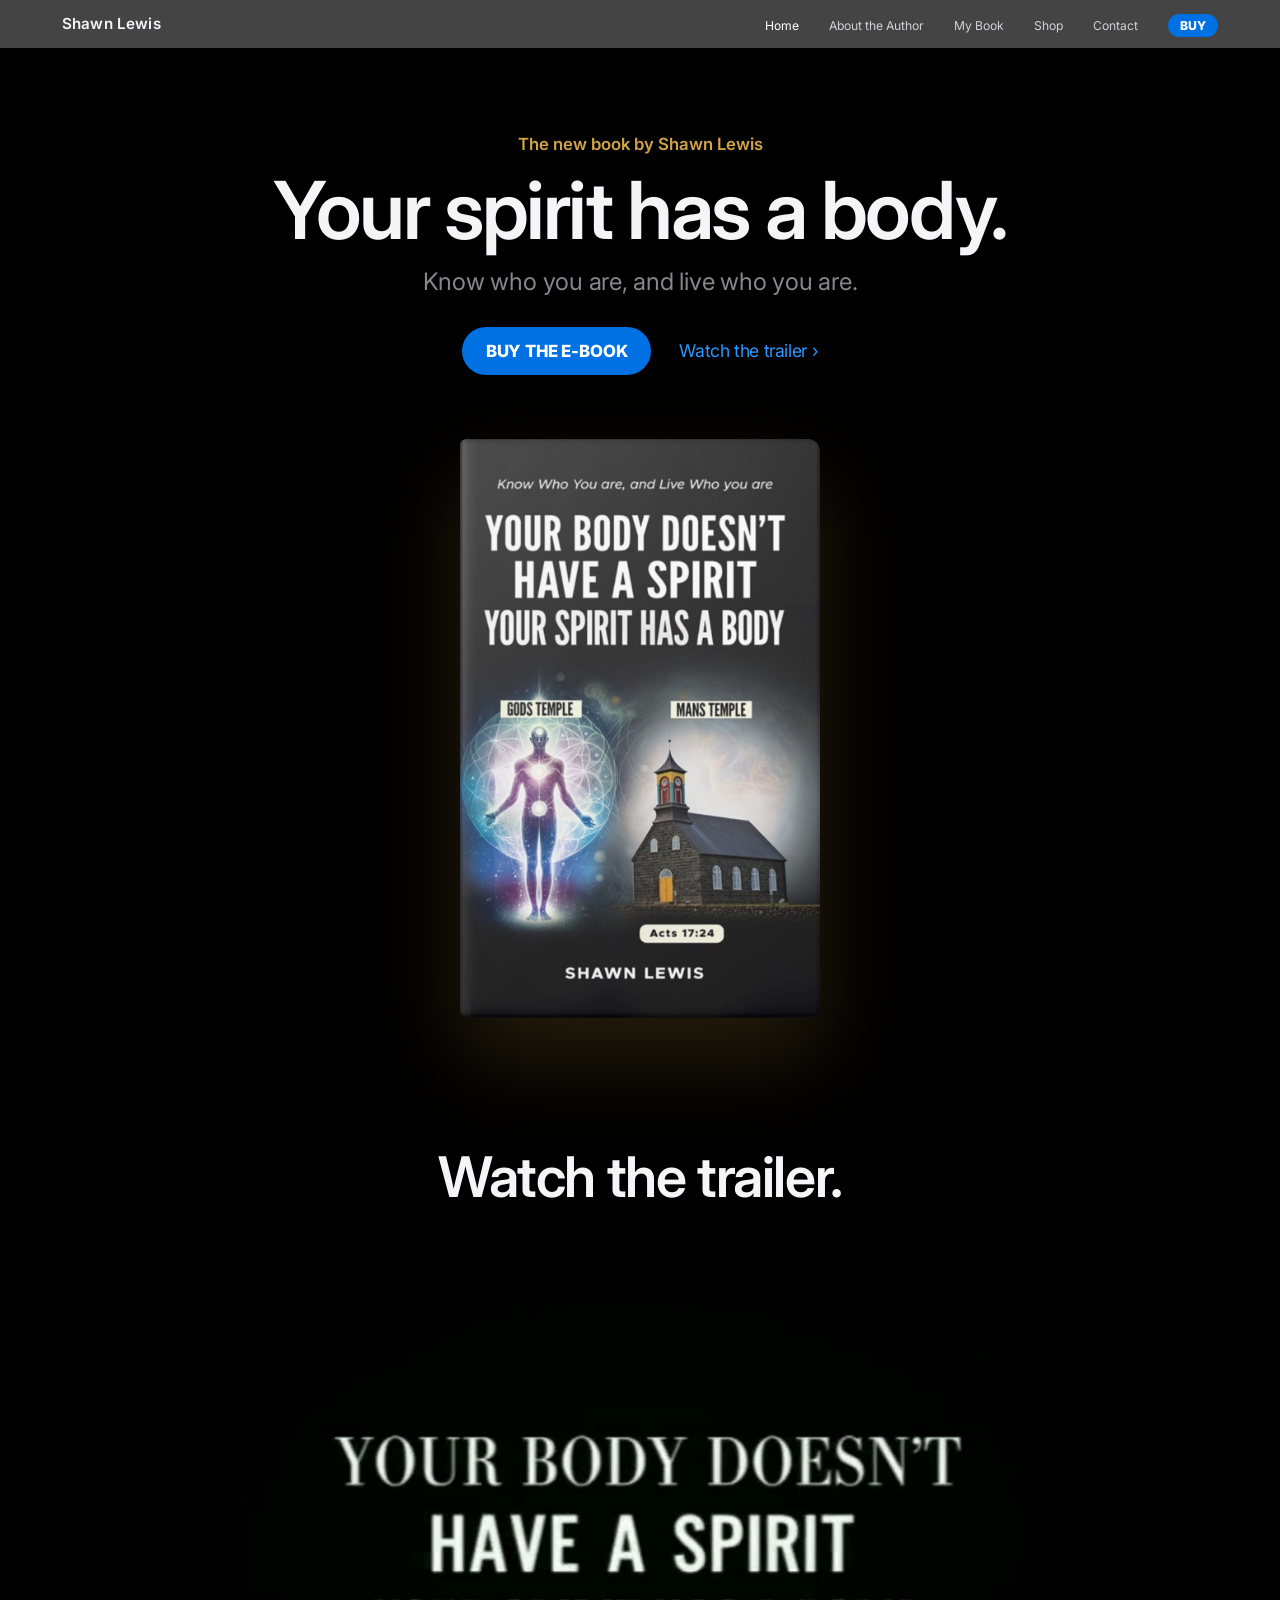
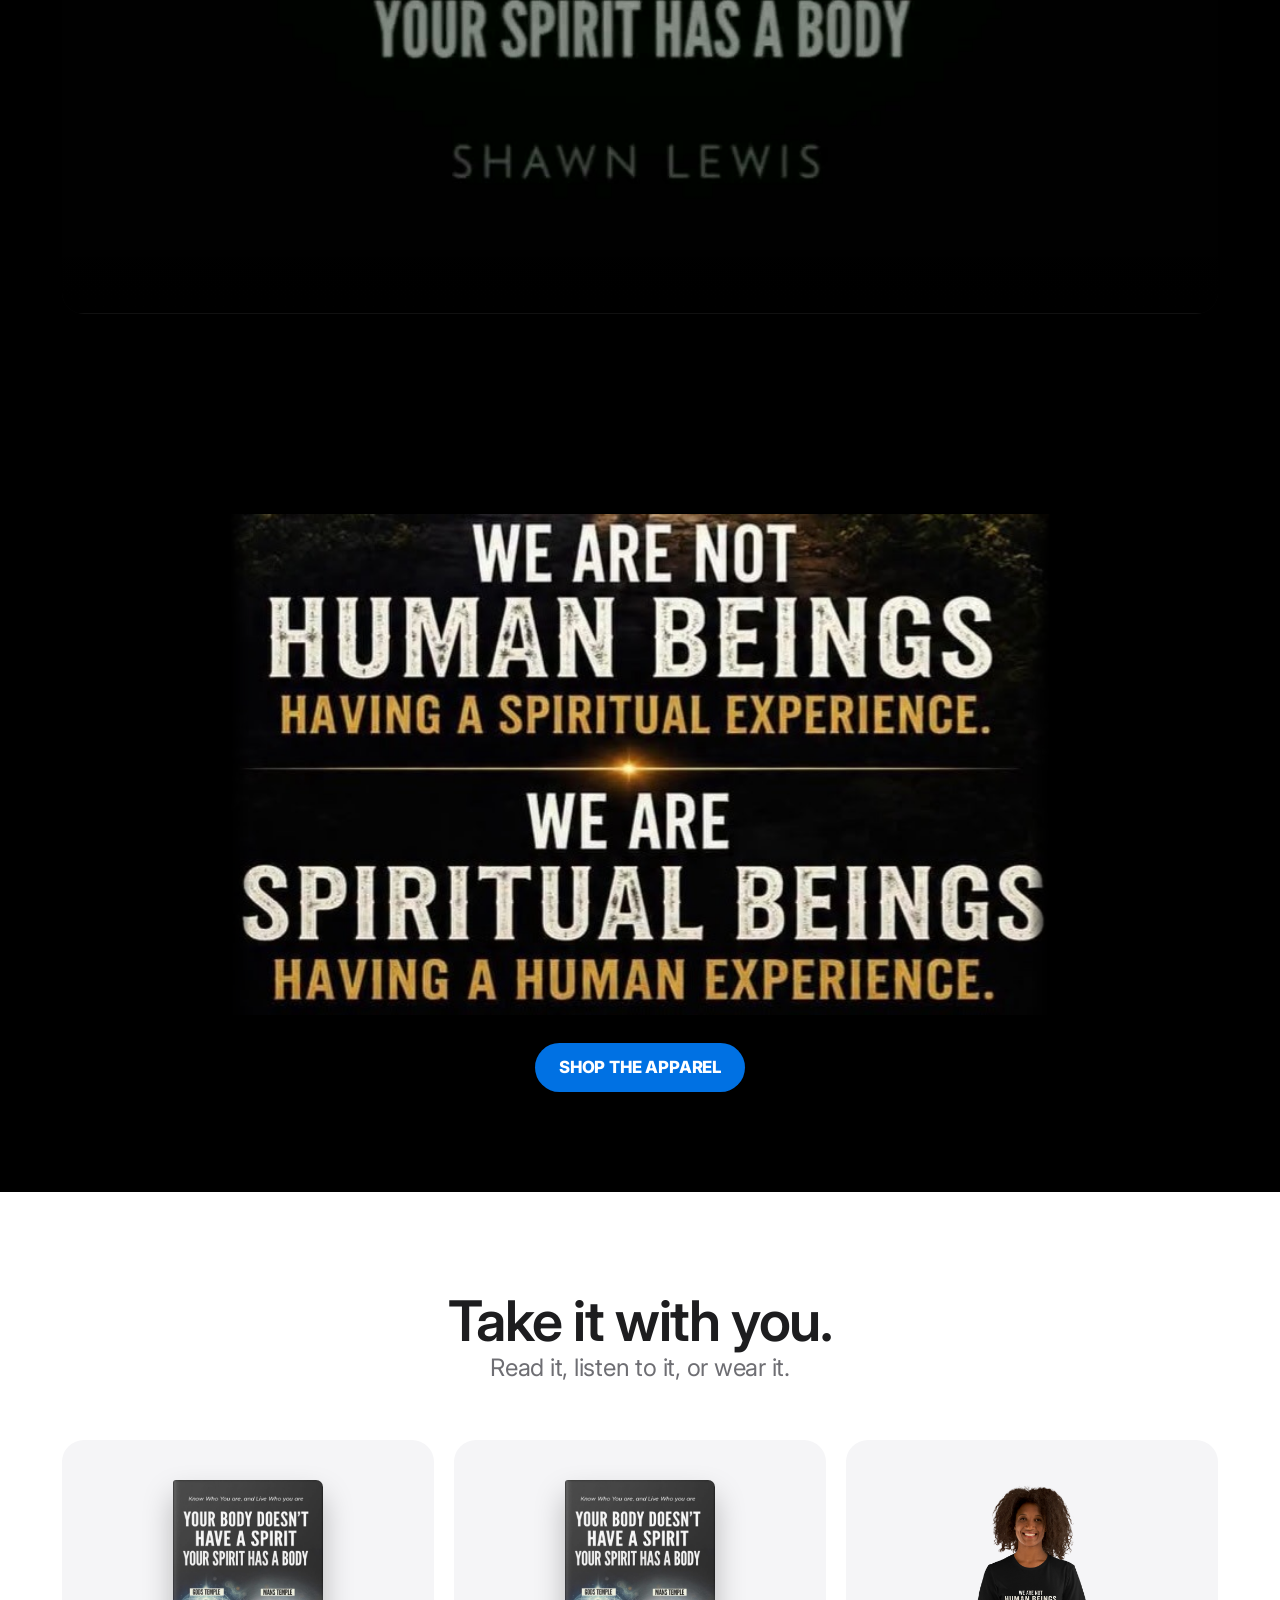
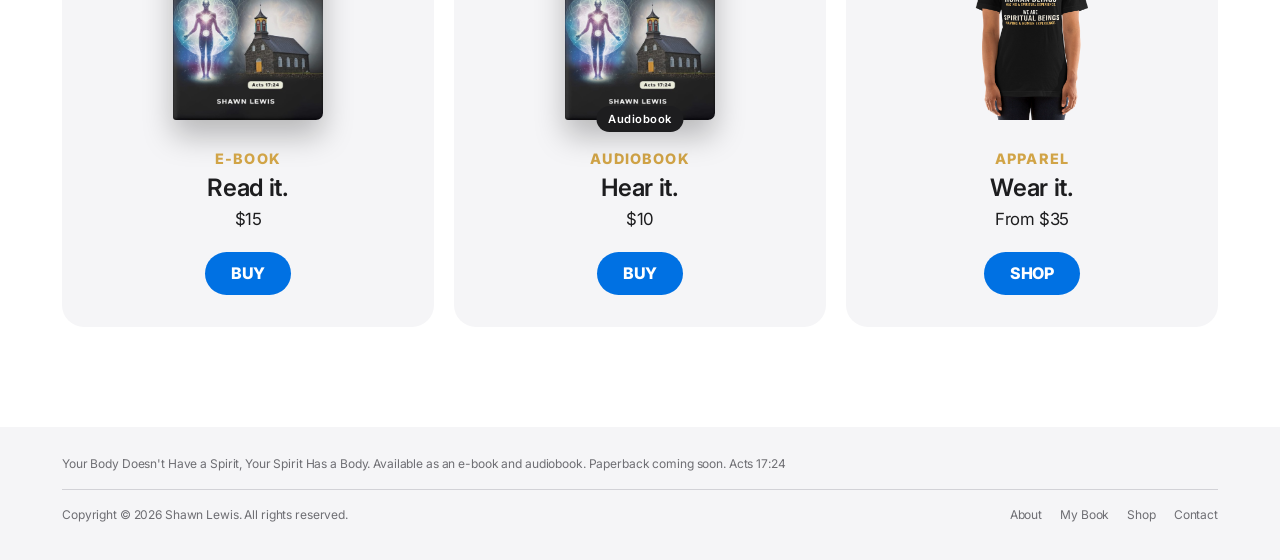
<file: index.html>
<!DOCTYPE html>
<html lang="en">
<head>
  <meta charset="UTF-8">
  <meta name="viewport" content="width=device-width, initial-scale=1.0">
  <title>Shawn Lewis | Your Spirit Has a Body</title>
  <meta name="description" content="Your Body Doesn't Have a Spirit, Your Spirit Has a Body. A book by Shawn Lewis.">
  <link rel="preconnect" href="https://fonts.googleapis.com">
  <link rel="preconnect" href="https://fonts.gstatic.com" crossorigin>
  <link href="https://fonts.googleapis.com/css2?family=Inter:wght@400;500;600;700;800&display=swap" rel="stylesheet">
  <link rel="stylesheet" href="css/style.css?v=202611041430">
  <link rel="icon" href="favicon.ico?v=1" sizes="any">
  <link rel="icon" type="image/png" sizes="32x32" href="images/favicon-32.png?v=1">
  <link rel="apple-touch-icon" href="images/apple-touch-icon.png?v=1">
</head>
<body>
  <header class="site-header">
    <nav class="container nav">
      <a href="index.html" class="brand">Shawn Lewis</a>
      <button class="nav-toggle" aria-label="Menu" aria-expanded="false">&#9776;</button>
      <ul class="nav-links">
        <li><a href="index.html" class="active">Home</a></li>
        <li><a href="about.html">About the Author</a></li>
        <li><a href="book.html">My Book</a></li>
        <li><a href="shop.html">Shop</a></li>
        <li><a href="contact.html">Contact</a></li>
        <li><a href="shop.html" class="nav-buy">BUY</a></li>
      </ul>
    </nav>
  </header>

  <main>
    <section class="hero dark center">
      <div class="container">
        <p class="eyebrow">The new book by Shawn Lewis</p>
        <h1 class="headline">Your spirit has a body.</h1>
        <p class="lede">Know who you are, and live who you are.</p>
        <div class="cta-row">
          <a href="https://shawnlewisbooks.gumroad.com/l/ebook" class="btn">BUY THE E-BOOK</a>
          <a href="#trailer" class="more">Watch the trailer</a>
        </div>
        <img class="hero-cover" src="images/cover.jpg" alt="Your Body Doesn't Have a Spirit, Your Spirit Has a Body by Shawn Lewis">
      </div>
    </section>

    <section class="band dark center" id="trailer">
      <div class="container wide">
        <h2 class="section-title">Watch the trailer.</h2>
        <div class="video-wrap">
          <video controls playsinline preload="metadata" poster="images/trailer-poster.jpg?v=202610291735">
            <source src="videos/trailer.mp4?v=202611131905" type="video/mp4">
          </video>
        </div>
      </div>
    </section>

    <section class="band dark statement center">
      <div class="container">
        <img class="statement-art" src="images/apparel-design.jpg" alt="We are not human beings having a spiritual experience. We are spiritual beings having a human experience.">
        <div class="cta-row"><a href="shop.html#apparel" class="btn">SHOP THE APPAREL</a></div>
      </div>
    </section>

    <section class="band center">
      <div class="container wide">
        <h2 class="section-title">Take it with you.</h2>
        <p class="lede">Read it, listen to it, or wear it.</p>
        <div class="tiles">
          <div class="tile">
            <div class="media"><img class="book" src="images/cover.jpg" alt="Your Body Doesn't Have a Spirit, Your Spirit Has a Body by Shawn Lewis"></div>
            <p class="kicker">E-Book</p>
            <h3>Read it.</h3>
            <p class="price">$15</p>
            <div class="actions"><a href="https://shawnlewisbooks.gumroad.com/l/ebook" class="btn small">BUY</a></div>
          </div>
          <div class="tile">
            <div class="media"><div class="audio"><img src="images/cover.jpg" alt="Audiobook"><span>Audiobook</span></div></div>
            <p class="kicker">Audiobook</p>
            <h3>Hear it.</h3>
            <p class="price">$10</p>
            <div class="actions"><a href="https://shawnlewisbooks.gumroad.com/l/audiobook" class="btn small">BUY</a></div>
          </div>
          <div class="tile">
            <div class="media"><img class="model-img" src="images/tee-model-front.png?v=202611041400" alt="Model wearing the black T-shirt with the print: We are not human beings having a spiritual experience. We are spiritual beings having a human experience."></div>
            <p class="kicker">Apparel</p>
            <h3>Wear it.</h3>
            <p class="price">From $35</p>
            <div class="actions"><a href="shop.html#apparel" class="btn small">SHOP</a></div>
          </div>
        </div>
      </div>
    </section>
  </main>

  <footer class="site-footer">
    <div class="container">
      <p class="footer-top">Your Body Doesn't Have a Spirit, Your Spirit Has a Body. Available as an e-book and audiobook. Paperback coming soon. Acts 17:24</p>
      <div class="footer-bottom">
        <p>Copyright &copy; <span id="year"></span> Shawn Lewis. All rights reserved.</p>
        <nav>
          <a href="about.html">About</a><a href="book.html">My Book</a><a href="shop.html">Shop</a><a href="contact.html">Contact</a>
        </nav>
      </div>
    </div>
  </footer>
  <script src="js/main.js?v=202611051030"></script>
  <script src="https://gumroad.com/js/gumroad.js"></script>
</body>
</html>
</file>
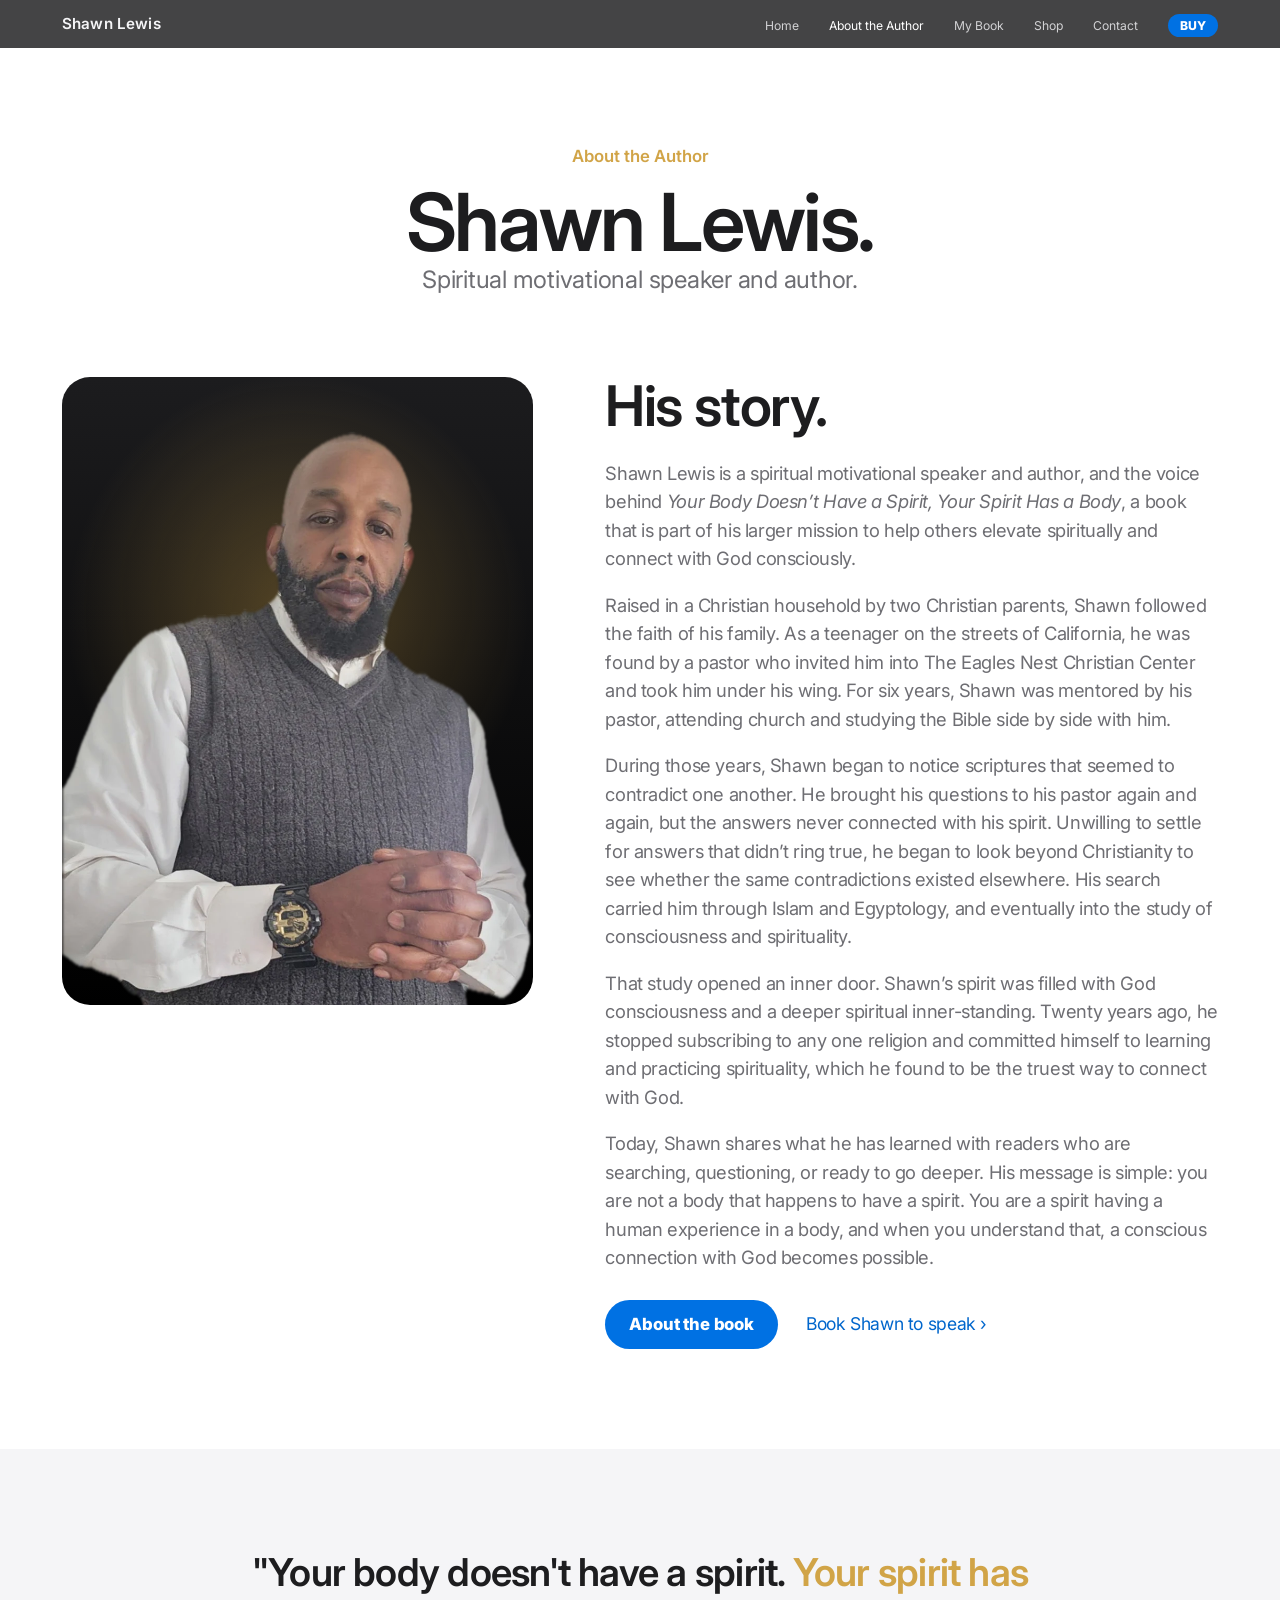
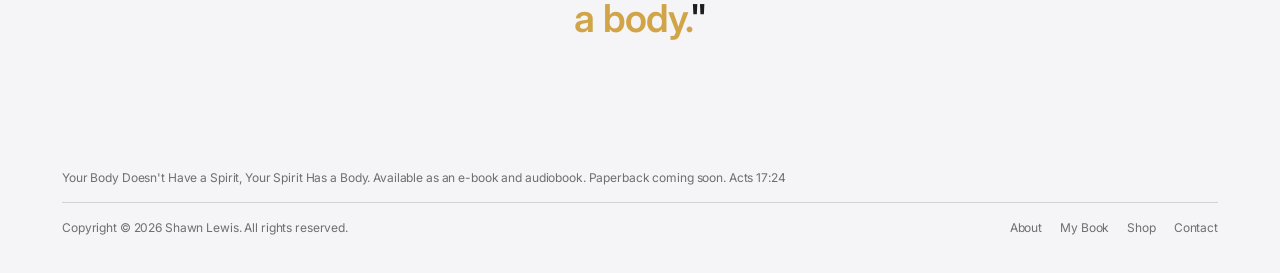
<file: about.html>
<!DOCTYPE html>
<html lang="en">
<head>
  <meta charset="UTF-8">
  <meta name="viewport" content="width=device-width, initial-scale=1.0">
  <title>About Shawn Lewis</title>
  <meta name="description" content="Your Body Doesn't Have a Spirit, Your Spirit Has a Body. A book by Shawn Lewis.">
  <link rel="preconnect" href="https://fonts.googleapis.com">
  <link rel="preconnect" href="https://fonts.gstatic.com" crossorigin>
  <link href="https://fonts.googleapis.com/css2?family=Inter:wght@400;500;600;700;800&display=swap" rel="stylesheet">
  <link rel="stylesheet" href="css/style.css?v=202611041430">
  <link rel="icon" href="favicon.ico?v=1" sizes="any">
  <link rel="icon" type="image/png" sizes="32x32" href="images/favicon-32.png?v=1">
  <link rel="apple-touch-icon" href="images/apple-touch-icon.png?v=1">
</head>
<body>
  <header class="site-header">
    <nav class="container nav">
      <a href="index.html" class="brand">Shawn Lewis</a>
      <button class="nav-toggle" aria-label="Menu" aria-expanded="false">&#9776;</button>
      <ul class="nav-links">
        <li><a href="index.html">Home</a></li>
        <li><a href="about.html" class="active">About the Author</a></li>
        <li><a href="book.html">My Book</a></li>
        <li><a href="shop.html">Shop</a></li>
        <li><a href="contact.html">Contact</a></li>
        <li><a href="shop.html" class="nav-buy">BUY</a></li>
      </ul>
    </nav>
  </header>

  <main>
    <section class="page-head center">
      <div class="container">
        <p class="eyebrow">About the Author</p>
        <h1 class="headline">Shawn Lewis.</h1>
        <p class="lede">Spiritual motivational speaker and author.</p>
      </div>
    </section>
    <section class="band" style="padding-top:40px">
      <div class="container wide feature about">
        <div class="portrait-stage">
          <picture>
            <source srcset="images/author.webp" type="image/webp">
            <img src="images/author.png" alt="Shawn Lewis">
          </picture>
        </div>
        <div class="prose">
          <h2 class="section-title">His story.</h2>
          <p>Shawn Lewis is a spiritual motivational speaker and author, and the voice behind <em>Your Body Doesn&rsquo;t Have a Spirit, Your Spirit Has a Body</em>, a book that is part of his larger mission to help others elevate spiritually and connect with God consciously.</p>
          <p>Raised in a Christian household by two Christian parents, Shawn followed the faith of his family. As a teenager on the streets of California, he was found by a pastor who invited him into The Eagles Nest Christian Center and took him under his wing. For six years, Shawn was mentored by his pastor, attending church and studying the Bible side by side with him.</p>
          <p>During those years, Shawn began to notice scriptures that seemed to contradict one another. He brought his questions to his pastor again and again, but the answers never connected with his spirit. Unwilling to settle for answers that didn&rsquo;t ring true, he began to look beyond Christianity to see whether the same contradictions existed elsewhere. His search carried him through Islam and Egyptology, and eventually into the study of consciousness and spirituality.</p>
          <p>That study opened an inner door. Shawn&rsquo;s spirit was filled with God consciousness and a deeper spiritual inner-standing. Twenty years ago, he stopped subscribing to any one religion and committed himself to learning and practicing spirituality, which he found to be the truest way to connect with God.</p>
          <p>Today, Shawn shares what he has learned with readers who are searching, questioning, or ready to go deeper. His message is simple: you are not a body that happens to have a spirit. You are a spirit having a human experience in a body, and when you understand that, a conscious connection with God becomes possible.</p>
          <div class="cta-row"><a href="book.html" class="btn">About the book</a><a href="contact.html" class="more">Book Shawn to speak</a></div>
        </div>
      </div>
    </section>
    <section class="band light center">
      <div class="container">
        <p class="pull">"Your body doesn't have a spirit. <span>Your spirit has a body.</span>"</p>
      </div>
    </section>
  </main>

  <footer class="site-footer">
    <div class="container">
      <p class="footer-top">Your Body Doesn't Have a Spirit, Your Spirit Has a Body. Available as an e-book and audiobook. Paperback coming soon. Acts 17:24</p>
      <div class="footer-bottom">
        <p>Copyright &copy; <span id="year"></span> Shawn Lewis. All rights reserved.</p>
        <nav>
          <a href="about.html">About</a><a href="book.html">My Book</a><a href="shop.html">Shop</a><a href="contact.html">Contact</a>
        </nav>
      </div>
    </div>
  </footer>
  <script src="js/main.js?v=202611051030"></script>
</body>
</html>
</file>
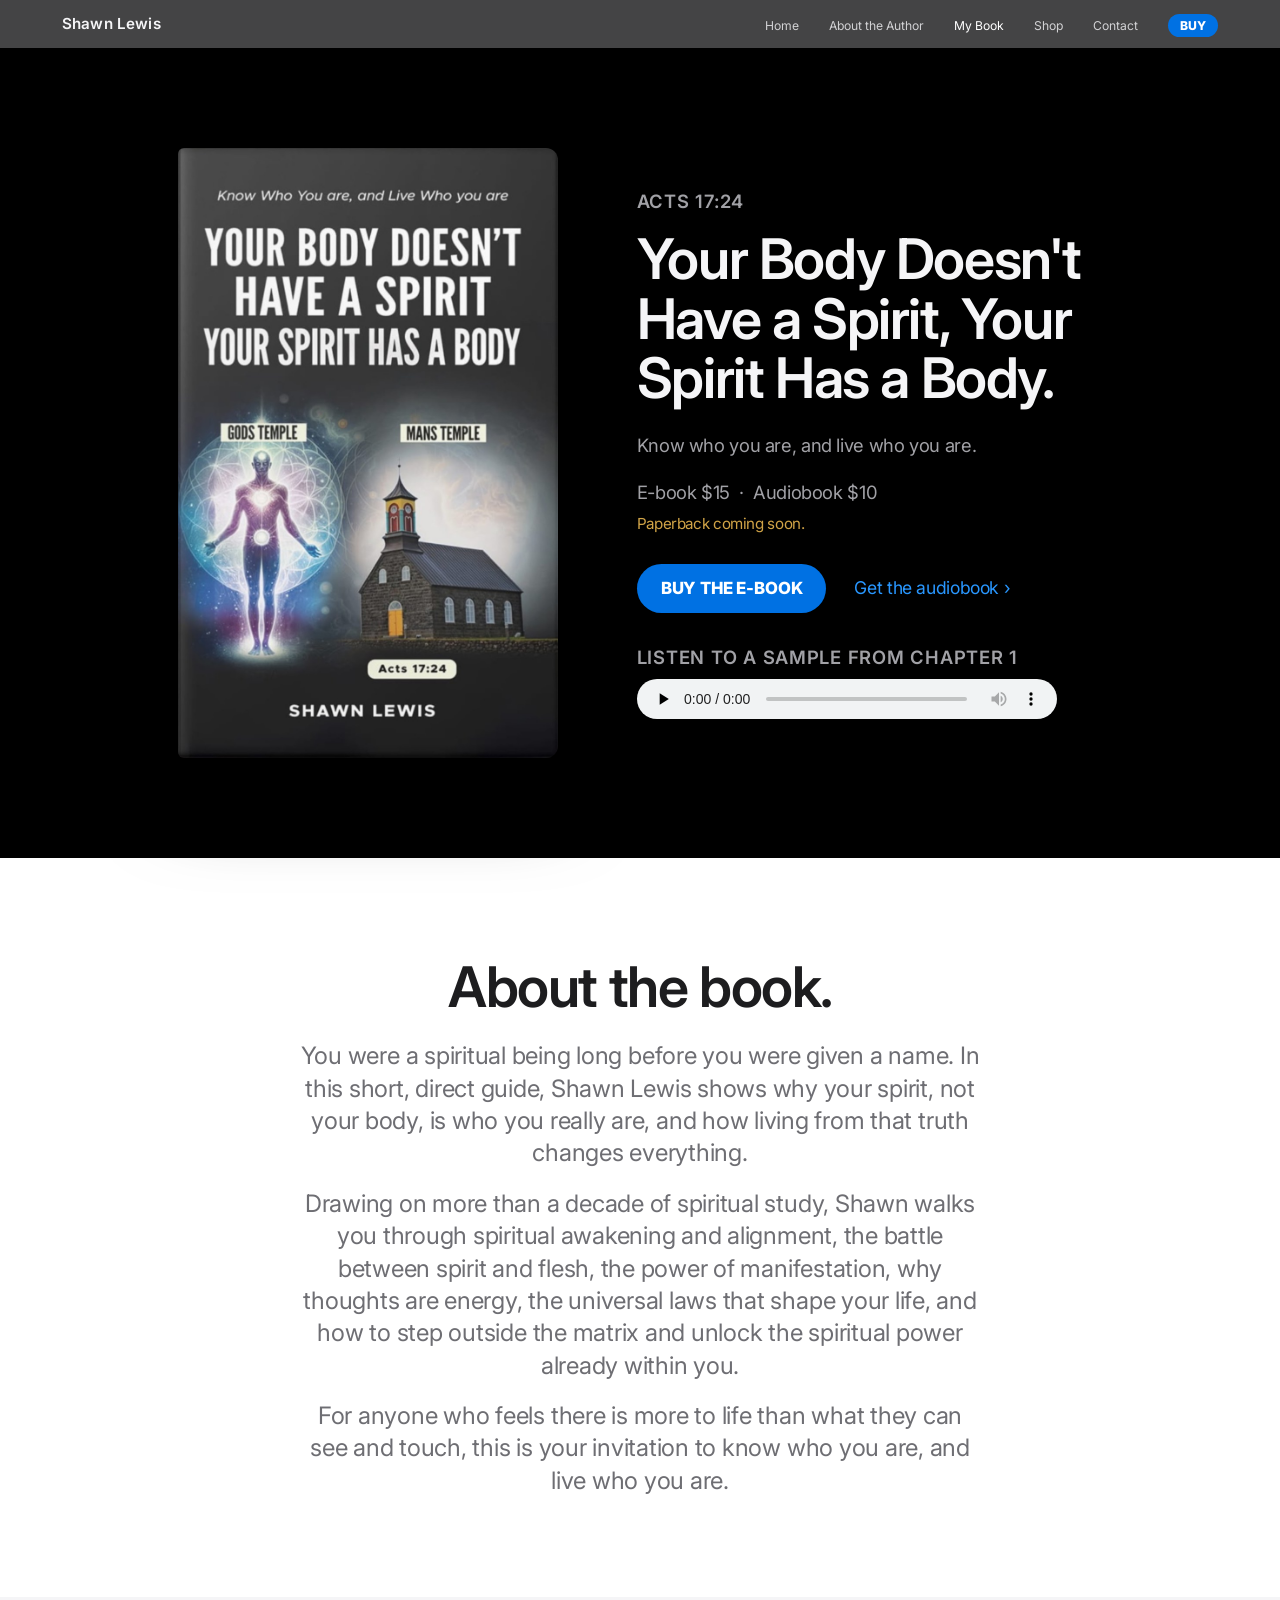
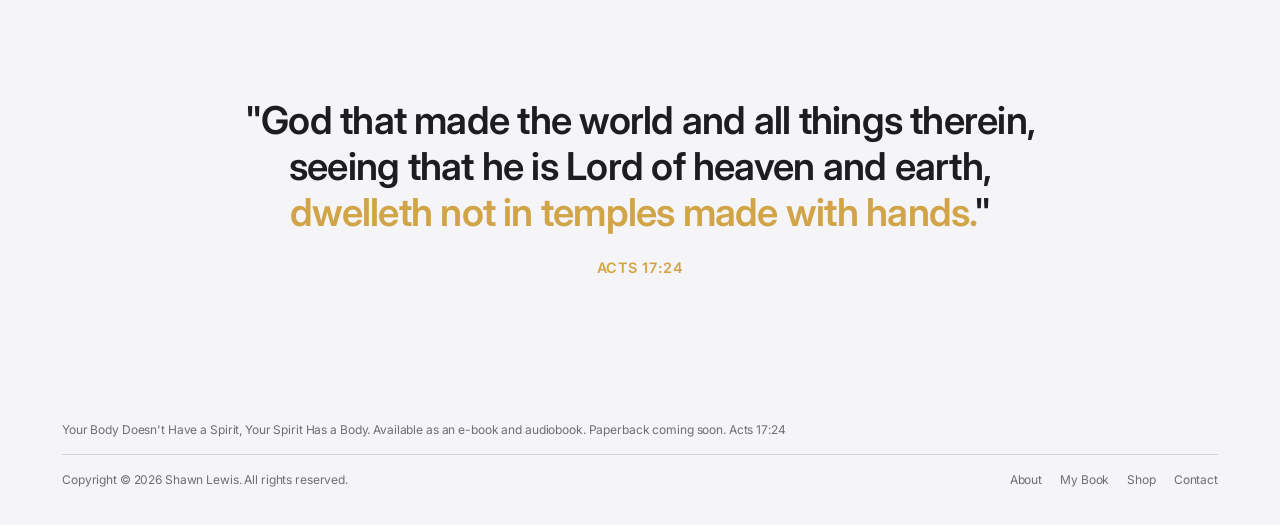
<file: book.html>
<!DOCTYPE html>
<html lang="en">
<head>
  <meta charset="UTF-8">
  <meta name="viewport" content="width=device-width, initial-scale=1.0">
  <title>Your Body Doesn't Have a Spirit, Your Spirit Has a Body</title>
  <meta name="description" content="Your Body Doesn't Have a Spirit, Your Spirit Has a Body. A book by Shawn Lewis.">
  <link rel="preconnect" href="https://fonts.googleapis.com">
  <link rel="preconnect" href="https://fonts.gstatic.com" crossorigin>
  <link href="https://fonts.googleapis.com/css2?family=Inter:wght@400;500;600;700;800&display=swap" rel="stylesheet">
  <link rel="stylesheet" href="css/style.css?v=202611041430">
  <link rel="icon" href="favicon.ico?v=1" sizes="any">
  <link rel="icon" type="image/png" sizes="32x32" href="images/favicon-32.png?v=1">
  <link rel="apple-touch-icon" href="images/apple-touch-icon.png?v=1">
</head>
<body>
  <header class="site-header">
    <nav class="container nav">
      <a href="index.html" class="brand">Shawn Lewis</a>
      <button class="nav-toggle" aria-label="Menu" aria-expanded="false">&#9776;</button>
      <ul class="nav-links">
        <li><a href="index.html">Home</a></li>
        <li><a href="about.html">About the Author</a></li>
        <li><a href="book.html" class="active">My Book</a></li>
        <li><a href="shop.html">Shop</a></li>
        <li><a href="contact.html">Contact</a></li>
        <li><a href="shop.html" class="nav-buy">BUY</a></li>
      </ul>
    </nav>
  </header>

  <main>
    <section class="band dark">
      <div class="container feature">
        <img class="cover-lg" src="images/cover.jpg" alt="Your Body Doesn't Have a Spirit, Your Spirit Has a Body by Shawn Lewis">
        <div class="prose">
          <p class="verse">Acts 17:24</p>
          <h1 class="section-title">Your Body Doesn't Have a Spirit, Your Spirit Has a Body.</h1>
          <p style="margin-top:22px">Know who you are, and live who you are.</p>
          <p class="price-line">E-book $15 &nbsp;&middot;&nbsp; Audiobook $10</p>
          <p class="soon-line">Paperback coming soon.</p>
          <div class="cta-row">
            <a href="https://shawnlewisbooks.gumroad.com/l/ebook" class="btn">BUY THE E-BOOK</a>
            <a href="https://shawnlewisbooks.gumroad.com/l/audiobook" class="more">Get the audiobook</a>
          </div>
          <div class="sample sample-feature">
            <p class="sample-label">Listen to a sample from Chapter 1</p>
            <audio controls preload="none" src="media/audiobook-sample.mp3?v=202611011405"></audio>
          </div>
        </div>
      </div>
    </section>
    <section class="band center">
      <div class="container">
        <h2 class="section-title">About the book.</h2>
        <p class="lede" style="margin-top:22px">You were a spiritual being long before you were given a name. In this short, direct guide, Shawn Lewis shows why your spirit, not your body, is who you really are, and how living from that truth changes everything.</p>
        <p class="lede" style="margin-top:18px">Drawing on more than a decade of spiritual study, Shawn walks you through spiritual awakening and alignment, the battle between spirit and flesh, the power of manifestation, why thoughts are energy, the universal laws that shape your life, and how to step outside the matrix and unlock the spiritual power already within you.</p>
        <p class="lede" style="margin-top:18px">For anyone who feels there is more to life than what they can see and touch, this is your invitation to know who you are, and live who you are.</p>
      </div>
    </section>
    <section class="band light center">
      <div class="container">
        <p class="pull">"God that made the world and all things therein, seeing that he is Lord of heaven and earth, <span>dwelleth not in temples made with hands.</span>"</p>
        <p class="verse" style="margin-top:22px">Acts 17:24</p>
      </div>
    </section>
  </main>

  <footer class="site-footer">
    <div class="container">
      <p class="footer-top">Your Body Doesn't Have a Spirit, Your Spirit Has a Body. Available as an e-book and audiobook. Paperback coming soon. Acts 17:24</p>
      <div class="footer-bottom">
        <p>Copyright &copy; <span id="year"></span> Shawn Lewis. All rights reserved.</p>
        <nav>
          <a href="about.html">About</a><a href="book.html">My Book</a><a href="shop.html">Shop</a><a href="contact.html">Contact</a>
        </nav>
      </div>
    </div>
  </footer>
  <script src="js/main.js?v=202611051030"></script>
  <script src="https://gumroad.com/js/gumroad.js"></script>
</body>
</html>
</file>
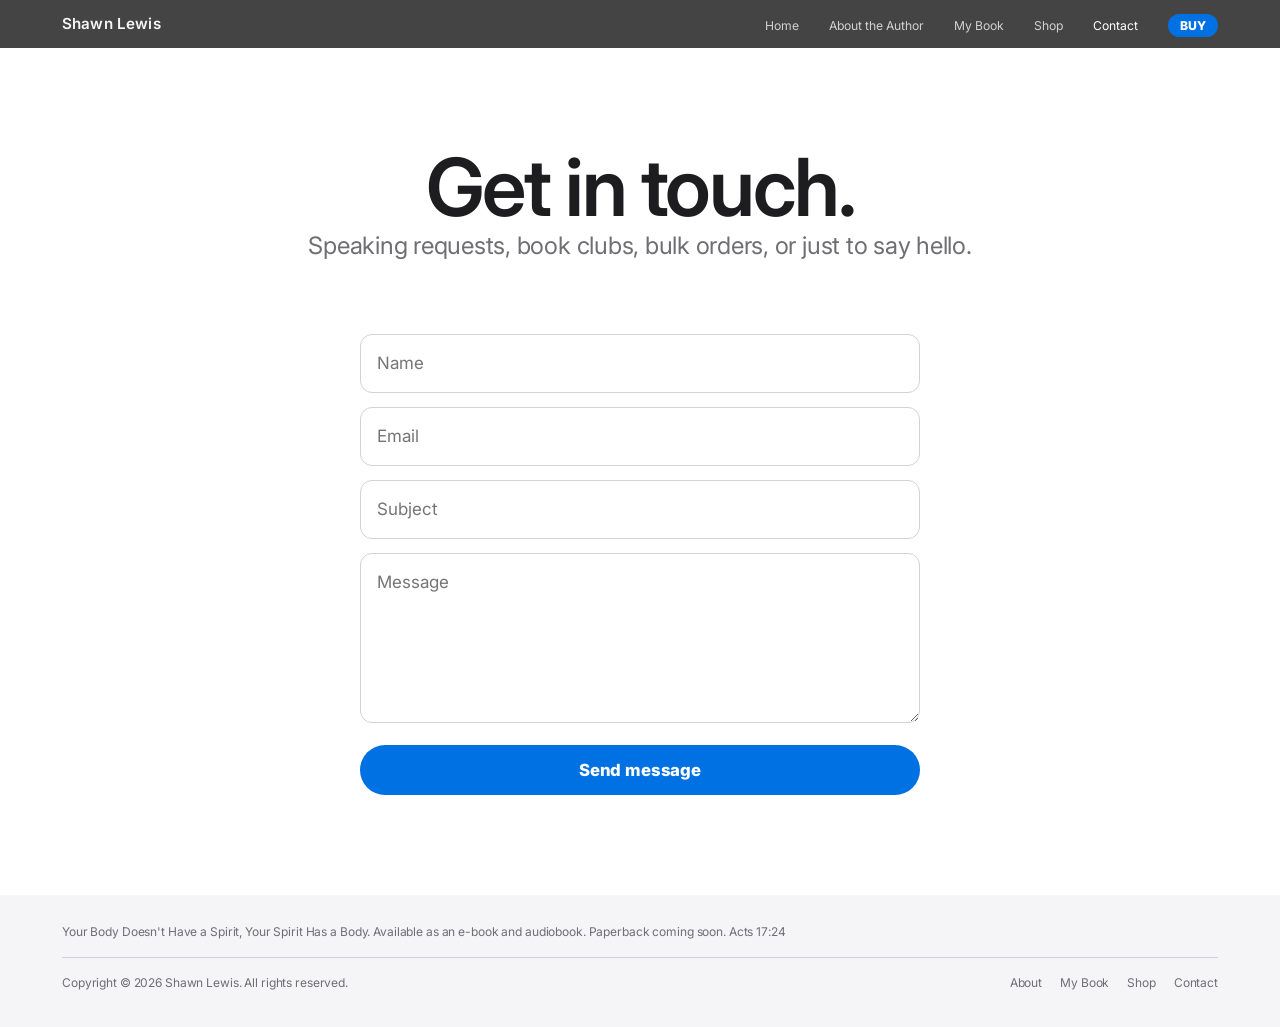
<file: contact.html>
<!DOCTYPE html>
<html lang="en">
<head>
  <meta charset="UTF-8">
  <meta name="viewport" content="width=device-width, initial-scale=1.0">
  <title>Contact Shawn Lewis</title>
  <meta name="description" content="Your Body Doesn't Have a Spirit, Your Spirit Has a Body. A book by Shawn Lewis.">
  <link rel="preconnect" href="https://fonts.googleapis.com">
  <link rel="preconnect" href="https://fonts.gstatic.com" crossorigin>
  <link href="https://fonts.googleapis.com/css2?family=Inter:wght@400;500;600;700;800&display=swap" rel="stylesheet">
  <link rel="stylesheet" href="css/style.css?v=202611041430">
  <link rel="icon" href="favicon.ico?v=1" sizes="any">
  <link rel="icon" type="image/png" sizes="32x32" href="images/favicon-32.png?v=1">
  <link rel="apple-touch-icon" href="images/apple-touch-icon.png?v=1">
</head>
<body>
  <header class="site-header">
    <nav class="container nav">
      <a href="index.html" class="brand">Shawn Lewis</a>
      <button class="nav-toggle" aria-label="Menu" aria-expanded="false">&#9776;</button>
      <ul class="nav-links">
        <li><a href="index.html">Home</a></li>
        <li><a href="about.html">About the Author</a></li>
        <li><a href="book.html">My Book</a></li>
        <li><a href="shop.html">Shop</a></li>
        <li><a href="contact.html" class="active">Contact</a></li>
        <li><a href="shop.html" class="nav-buy">BUY</a></li>
      </ul>
    </nav>
  </header>

  <main>
    <section class="page-head center">
      <div class="container">
        <h1 class="headline">Get in touch.</h1>
        <p class="lede">Speaking requests, book clubs, bulk orders, or just to say hello.</p>
      </div>
    </section>
    <section class="band" style="padding-top:32px">
      <div class="container">
        <!-- Formspree (form "Website Contact Form" in Shawn's Formspree account) delivers submissions to mlewis564@gmail.com. -->
        <form class="contact-form" action="https://formspree.io/f/xjyyzaoy" method="POST">
          <input type="hidden" name="_subject" value="New message from thespiritualchosen.com">
          <input type="text" name="_gotcha" style="display:none" tabindex="-1" autocomplete="off">
          <label class="sr-only" for="name">Name</label><input id="name" name="name" placeholder="Name" required>
          <label class="sr-only" for="email">Email</label><input id="email" name="email" type="email" placeholder="Email" required>
          <label class="sr-only" for="subject">Subject</label><input id="subject" name="topic" placeholder="Subject">
          <label class="sr-only" for="message">Message</label><textarea id="message" name="message" placeholder="Message" required></textarea>
          <button type="submit" class="btn">Send message</button>
          <p class="form-sent" id="form-sent" hidden>Thanks, your message was sent. Shawn will get back to you soon.</p>
          <p class="form-error" id="form-error" hidden>Sorry, the message couldn't be sent right now. <a id="form-mailto" href="mailto:mlewis564@gmail.com">Email Shawn directly</a> instead.</p>
        </form>
      </div>
    </section>
  </main>

  <footer class="site-footer">
    <div class="container">
      <p class="footer-top">Your Body Doesn't Have a Spirit, Your Spirit Has a Body. Available as an e-book and audiobook. Paperback coming soon. Acts 17:24</p>
      <div class="footer-bottom">
        <p>Copyright &copy; <span id="year"></span> Shawn Lewis. All rights reserved.</p>
        <nav>
          <a href="about.html">About</a><a href="book.html">My Book</a><a href="shop.html">Shop</a><a href="contact.html">Contact</a>
        </nav>
      </div>
    </div>
  </footer>
  <script src="js/main.js?v=202611051030"></script>
</body>
</html>
</file>
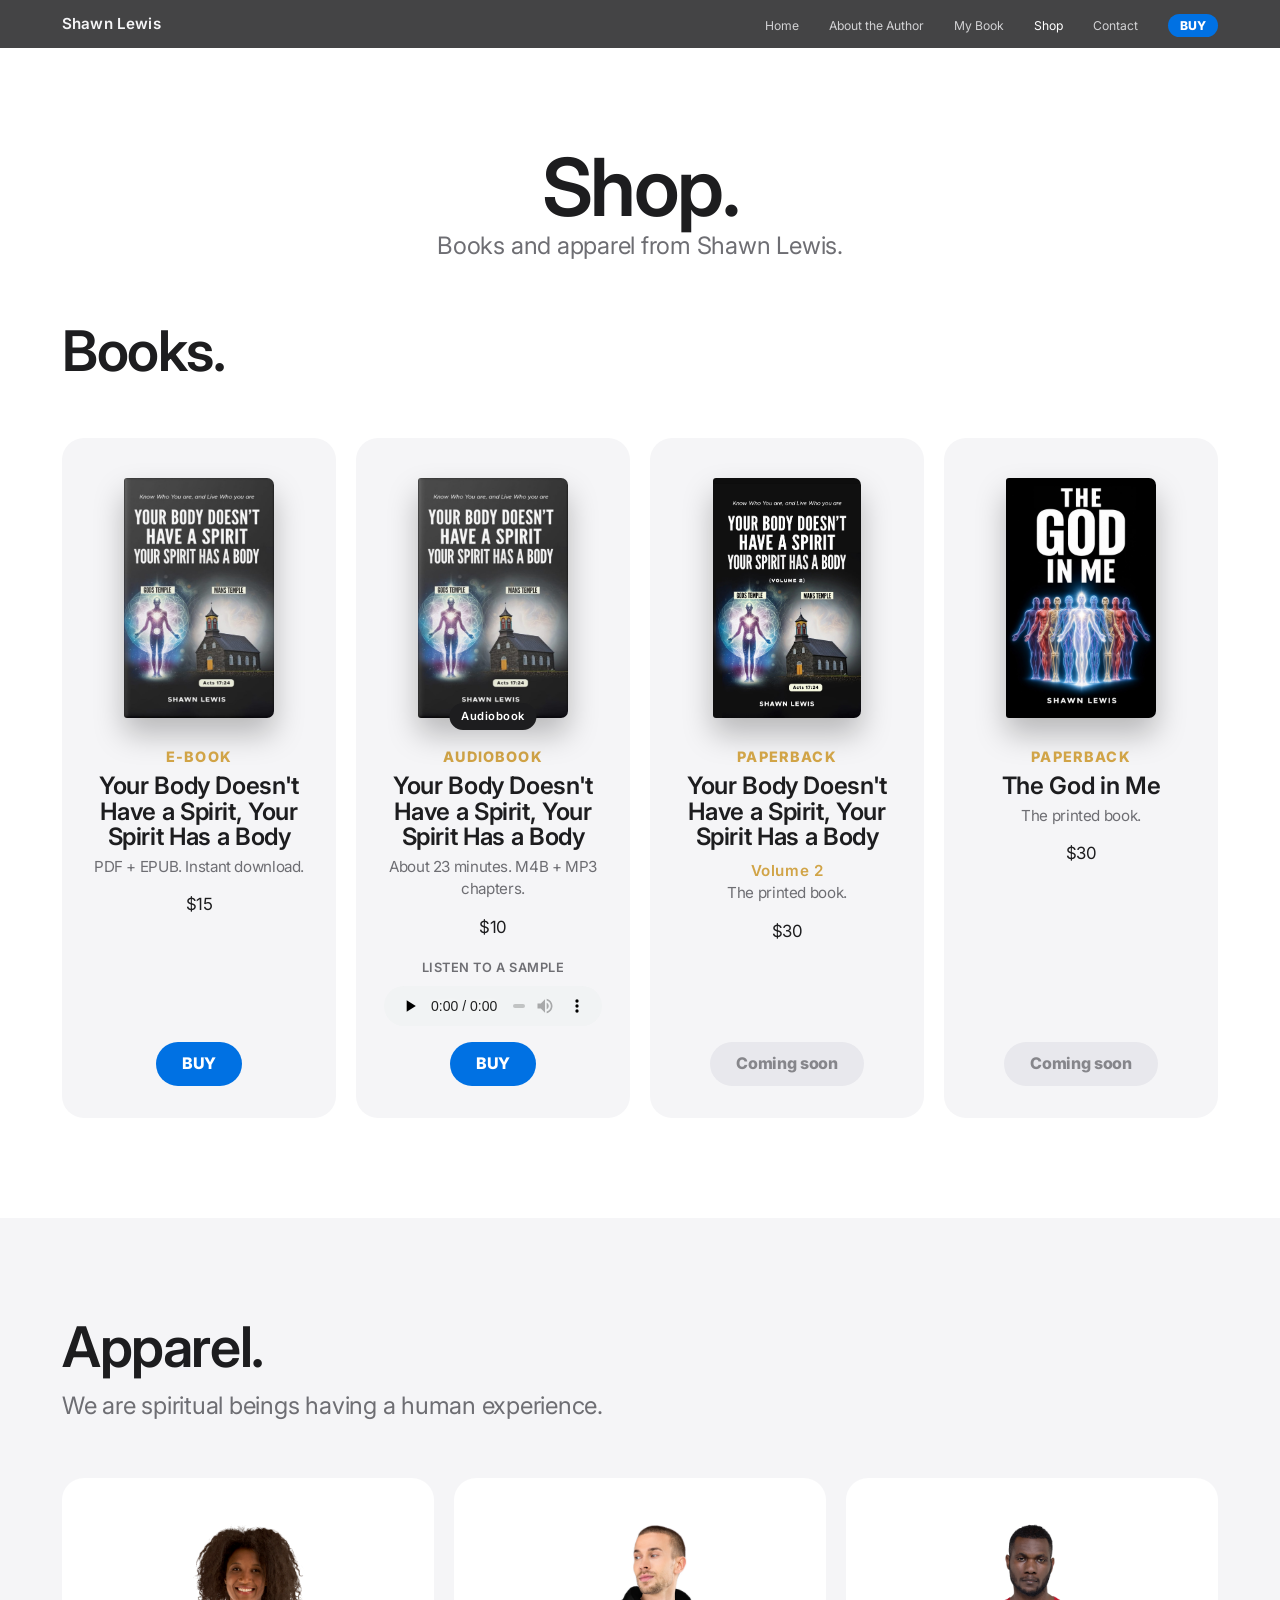
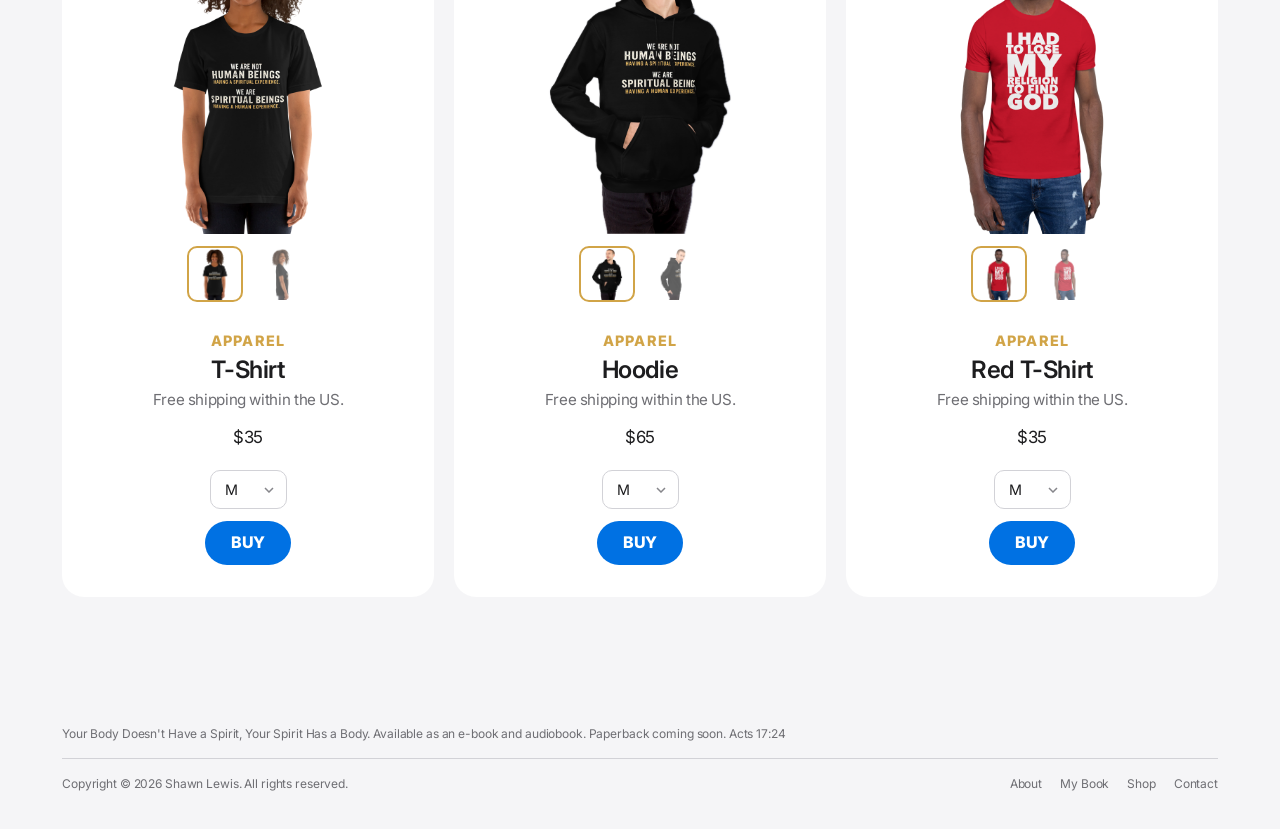
<file: shop.html>
<!DOCTYPE html>
<html lang="en">
<head>
  <meta charset="UTF-8">
  <meta name="viewport" content="width=device-width, initial-scale=1.0">
  <title>Shop | Shawn Lewis</title>
  <meta name="description" content="Your Body Doesn't Have a Spirit, Your Spirit Has a Body. A book by Shawn Lewis.">
  <link rel="preconnect" href="https://fonts.googleapis.com">
  <link rel="preconnect" href="https://fonts.gstatic.com" crossorigin>
  <link href="https://fonts.googleapis.com/css2?family=Inter:wght@400;500;600;700;800&display=swap" rel="stylesheet">
  <link rel="stylesheet" href="css/style.css?v=202611041430">
  <link rel="icon" href="favicon.ico?v=1" sizes="any">
  <link rel="icon" type="image/png" sizes="32x32" href="images/favicon-32.png?v=1">
  <link rel="apple-touch-icon" href="images/apple-touch-icon.png?v=1">
</head>
<body>
  <header class="site-header">
    <nav class="container nav">
      <a href="index.html" class="brand">Shawn Lewis</a>
      <button class="nav-toggle" aria-label="Menu" aria-expanded="false">&#9776;</button>
      <ul class="nav-links">
        <li><a href="index.html">Home</a></li>
        <li><a href="about.html">About the Author</a></li>
        <li><a href="book.html">My Book</a></li>
        <li><a href="shop.html" class="active">Shop</a></li>
        <li><a href="contact.html">Contact</a></li>
        <li><a href="shop.html" class="nav-buy">BUY</a></li>
      </ul>
    </nav>
  </header>

  <main>
    <section class="page-head center">
      <div class="container">
        <h1 class="headline">Shop.</h1>
        <p class="lede">Books and apparel from Shawn Lewis.</p>
      </div>
    </section>

    <!-- Buy buttons are Gumroad links; gumroad.js (bottom of page) opens checkout in an overlay. -->
    <section class="band" style="padding-top:20px">
      <div class="container wide">
        <h2 class="section-title">Books.</h2>
        <div class="tiles">
          <div class="tile">
            <div class="media"><img class="book" src="images/cover.jpg" alt="Your Body Doesn't Have a Spirit, Your Spirit Has a Body by Shawn Lewis"></div>
            <p class="kicker">E-Book</p>
            <h3>Your Body Doesn't Have a Spirit, Your Spirit Has a Body</h3>
            <p class="desc">PDF + EPUB. Instant download.</p>
            <p class="price">$15</p>
            <div class="actions"><a href="https://shawnlewisbooks.gumroad.com/l/ebook" class="btn small">BUY</a></div>
          </div>
          <div class="tile" id="audiobook">
            <div class="media"><div class="audio"><img src="images/cover.jpg" alt="Audiobook"><span>Audiobook</span></div></div>
            <p class="kicker">Audiobook</p>
            <h3>Your Body Doesn't Have a Spirit, Your Spirit Has a Body</h3>
            <p class="desc">About 23 minutes. M4B + MP3 chapters.</p>
            <p class="price">$10</p>
            <div class="actions">
              <div class="sample"><p class="sample-label">Listen to a sample</p><audio controls preload="none" src="media/audiobook-sample.mp3?v=202611011405"></audio></div>
              <a href="https://shawnlewisbooks.gumroad.com/l/audiobook" class="btn small">BUY</a>
            </div>
          </div>
          <div class="tile">
            <div class="media"><img class="book" src="images/cover-paperback.jpg?v=202611051600" alt="Your Body Doesn't Have a Spirit, Your Spirit Has a Body, Volume 2, paperback by Shawn Lewis"></div>
            <p class="kicker">Paperback</p>
            <h3>Your Body Doesn't Have a Spirit, Your Spirit Has a Body</h3>
            <p class="volume">Volume 2</p>
            <p class="desc">The printed book.</p>
            <p class="price">$30</p>
            <div class="actions"><span class="btn small disabled">Coming soon</span></div>
          </div>
          <div class="tile">
            <div class="media"><img class="book" src="images/cover-god-in-me.jpg?v=202611051600" alt="The God in Me by Shawn Lewis"></div>
            <p class="kicker">Paperback</p>
            <h3>The God in Me</h3>
            <p class="desc">The printed book.</p>
            <p class="price">$30</p>
            <div class="actions"><span class="btn small disabled">Coming soon</span></div>
          </div>
        </div>
      </div>
    </section>

    <section class="band light" id="apparel">
      <div class="container wide">
        <h2 class="section-title">Apparel.</h2>
        <p class="lede" style="margin-top:12px">We are spiritual beings having a human experience.</p>
        <div class="tiles">
          <div class="tile">
            <div class="media gallery"><img class="model-img" src="images/tee-model-front.png?v=202611041400" alt="Model wearing the black T-shirt with the print: We are not human beings having a spiritual experience. We are spiritual beings having a human experience."><div class="thumbs"><button type="button" class="thumb active" data-src="images/tee-model-front.png?v=202611041400" aria-label="Front view"><img src="images/tee-model-front.png?v=202611041400" alt=""></button><button type="button" class="thumb" data-src="images/tee-model-side.png?v=202611041400" aria-label="Side view"><img src="images/tee-model-side.png?v=202611041400" alt=""></button></div></div>
            <p class="kicker">Apparel</p>
            <h3>T-Shirt</h3>
            <p class="desc">Free shipping within the US.</p>
            <p class="price">$35</p>
            <div class="actions"><label class="sr-only" for="tee-size">Size</label><select class="size-select" id="tee-size" data-buy="tee-buy"><option>S</option><option selected>M</option><option>L</option><option>XL</option><option>2XL</option></select><a href="https://shawnlewisbooks.gumroad.com/l/tshirt?variant=M" class="btn small" id="tee-buy">BUY</a></div>
          </div>
          <div class="tile">
            <div class="media gallery"><img class="model-img" src="images/hoodie-model-front.png?v=202611041400" alt="Model wearing the black hoodie with the print: We are not human beings having a spiritual experience. We are spiritual beings having a human experience."><div class="thumbs"><button type="button" class="thumb active" data-src="images/hoodie-model-front.png?v=202611041400" aria-label="Front view"><img src="images/hoodie-model-front.png?v=202611041400" alt=""></button><button type="button" class="thumb" data-src="images/hoodie-model-side.png?v=202611041400" aria-label="Side view"><img src="images/hoodie-model-side.png?v=202611041400" alt=""></button></div></div>
            <p class="kicker">Apparel</p>
            <h3>Hoodie</h3>
            <p class="desc">Free shipping within the US.</p>
            <p class="price">$65</p>
            <div class="actions"><label class="sr-only" for="hoodie-size">Size</label><select class="size-select" id="hoodie-size" data-buy="hoodie-buy"><option>S</option><option selected>M</option><option>L</option><option>XL</option><option>2XL</option></select><a href="https://shawnlewisbooks.gumroad.com/l/hoodie?variant=M" class="btn small" id="hoodie-buy">BUY</a></div>
          </div>
          <div class="tile">
            <div class="media gallery"><img class="model-img" src="images/red-tee-model-front.png?v=202611051400" alt="Model wearing the red T-shirt with the print: I had to lose my religion to find God."><div class="thumbs"><button type="button" class="thumb active" data-src="images/red-tee-model-front.png?v=202611051400" aria-label="Front view"><img src="images/red-tee-model-front.png?v=202611051400" alt=""></button><button type="button" class="thumb" data-src="images/red-tee-model-side.png?v=202611051400" aria-label="Side view"><img src="images/red-tee-model-side.png?v=202611051400" alt=""></button></div></div>
            <p class="kicker">Apparel</p>
            <h3>Red T-Shirt</h3>
            <p class="desc">Free shipping within the US.</p>
            <p class="price">$35</p>
            <div class="actions"><label class="sr-only" for="redtee-size">Size</label><select class="size-select" id="redtee-size" data-buy="redtee-buy"><option>S</option><option selected>M</option><option>L</option><option>XL</option><option>2XL</option></select><a href="https://shawnlewisbooks.gumroad.com/l/redtshirt?variant=M" class="btn small" id="redtee-buy">BUY</a></div>
          </div>
        </div>
      </div>
    </section>
  </main>

  <footer class="site-footer">
    <div class="container">
      <p class="footer-top">Your Body Doesn't Have a Spirit, Your Spirit Has a Body. Available as an e-book and audiobook. Paperback coming soon. Acts 17:24</p>
      <div class="footer-bottom">
        <p>Copyright &copy; <span id="year"></span> Shawn Lewis. All rights reserved.</p>
        <nav>
          <a href="about.html">About</a><a href="book.html">My Book</a><a href="shop.html">Shop</a><a href="contact.html">Contact</a>
        </nav>
      </div>
    </div>
  </footer>
  <script src="js/main.js?v=202611051030"></script>
  <script src="https://gumroad.com/js/gumroad.js"></script>
</body>
</html>
</file>
<file: css/style.css>
/* Clean, Apple-inspired layout: big type, lots of air, black hero bands
   that match the book cover, light grey tiles for products. */
:root {
  --black: #000;
  --ink: #1d1d1f;
  --gray: #6e6e73;
  --gray-2: #86868b;
  --line: #d2d2d7;
  --tile: #f5f5f7;
  --white: #fff;
  --blue: #0071e3;
  --blue-hover: #0077ed;
  --link: #0066cc;
  --link-dark: #2997ff;
  --gold: #d1a447;
  --max: 980px;
  --wide: 1200px;
  --font: -apple-system, BlinkMacSystemFont, "SF Pro Display", "Inter", "Helvetica Neue", Arial, sans-serif;
}

* { box-sizing: border-box; margin: 0; padding: 0; }
html { scroll-behavior: smooth; }
body {
  font-family: var(--font);
  font-size: 17px;
  line-height: 1.47;
  letter-spacing: -0.022em;
  color: var(--ink);
  background: var(--white);
  -webkit-font-smoothing: antialiased;
}
img, video { max-width: 100%; display: block; }
a { color: var(--link); text-decoration: none; }
a:hover { text-decoration: underline; }

.container { max-width: var(--max); margin: 0 auto; padding-left: max(22px, env(safe-area-inset-left, 0px)); padding-right: max(22px, env(safe-area-inset-right, 0px)); }
.container.wide { max-width: var(--wide); }

h1, h2, h3 { font-weight: 600; letter-spacing: -0.015em; line-height: 1.07; text-wrap: balance; }
.headline { font-size: clamp(2.6rem, 7vw, 5rem); letter-spacing: -0.03em; }
.section-title { font-size: clamp(2rem, 5vw, 3.5rem); letter-spacing: -0.025em; }
.lede { font-size: clamp(1.15rem, 2.2vw, 1.5rem); line-height: 1.35; color: var(--gray); font-weight: 400; letter-spacing: -0.01em; max-width: 680px; }
.eyebrow { font-size: 1.05rem; font-weight: 600; color: var(--gold); letter-spacing: 0; margin-bottom: 10px; }
.center { text-align: center; }
.center .lede { margin-left: auto; margin-right: auto; }

/* ---------- Nav: thin translucent bar ---------- */
.site-header {
  position: sticky;
  top: 0;
  z-index: 50;
  background: rgba(22, 22, 23, 0.8);
  -webkit-backdrop-filter: saturate(180%) blur(20px);
  backdrop-filter: saturate(180%) blur(20px);
}
.nav { display: flex; align-items: center; justify-content: space-between; height: 48px; max-width: var(--wide); }
.brand { color: #f5f5f7; font-size: 0.95rem; font-weight: 600; letter-spacing: 0.01em; }
.brand:hover { text-decoration: none; }
.nav-links { display: flex; align-items: center; gap: 30px; list-style: none; }
.nav-links a { color: rgba(245, 245, 247, 0.8); font-size: 0.76rem; letter-spacing: 0; transition: color 0.2s; }
.nav-links a:hover { color: #fff; text-decoration: none; }
.nav-links a.active { color: #fff; }
.nav-links a.nav-buy { background: var(--blue); color: #fff; padding: 4px 12px; border-radius: 980px; font-weight: 800; }
.nav-toggle { display: none; background: none; border: 0; color: #f5f5f7; font-size: 1.2rem; cursor: pointer; padding: 6px; }

@media (max-width: 760px) {
  .nav-toggle { display: block; }
  .nav-links {
    display: none;
    position: absolute;
    top: 48px; left: 0; right: 0;
    flex-direction: column;
    align-items: flex-start;
    gap: 0;
    background: rgba(22, 22, 23, 0.97);
    padding: 8px max(22px, env(safe-area-inset-left, 0px)) 24px;
  }
  .nav-links.open { display: flex; }
  .nav-links li { width: 100%; border-bottom: 1px solid #333336; }
  .nav-links a { display: block; font-size: 1.05rem; padding: 14px 0; }
  .nav-links a.nav-buy { background: none; padding: 14px 0; color: var(--link-dark); }
}

/* ---------- Buttons & links ---------- */
.btn {
  display: inline-block;
  background: var(--blue);
  color: #fff;
  font-size: 1.05rem;
  font-weight: 800;
  padding: 12px 24px;
  border-radius: 980px;
  border: 0;
  cursor: pointer;
  font-family: inherit;
  letter-spacing: -0.01em;
  transition: background 0.2s;
}
.btn:hover { background: var(--blue-hover); text-decoration: none; }
.btn.small { font-size: 1rem; padding: 10px 26px; }
.btn.disabled { background: #e8e8ed; color: var(--gray-2); pointer-events: none; }
.more { font-size: 1.1rem; }
.more::after { content: " \203A"; }
.dark .more, .more.on-dark { color: var(--link-dark); }
.cta-row { display: flex; flex-wrap: wrap; gap: 18px 28px; align-items: center; margin-top: 28px; }
.center .cta-row { justify-content: center; }
:focus-visible { outline: 2px solid var(--blue); outline-offset: 3px; }

/* ---------- Bands ---------- */
.band { padding-block: 100px; }
.dark { background: var(--black); color: #f5f5f7; }
.dark .lede { color: var(--gray-2); }
.light { background: var(--tile); }

/* ---------- Home hero ---------- */
.hero { padding-block: 84px 130px; }
.hero .headline { margin-bottom: 14px; }
.hero-cover {
  width: min(360px, 72%);
  margin: 64px auto 0;
  border-radius: 6px 12px 12px 6px;
  box-shadow: 0 40px 90px rgba(209, 164, 71, 0.18), 0 30px 60px rgba(0, 0, 0, 0.8);
}
.hero + .band { padding-top: 0; }

/* ---------- Video ---------- */
.video-wrap {
  margin-top: 56px;
  border-radius: 22px;
  overflow: hidden;
  background: #111;
  aspect-ratio: 16 / 9;
  max-width: 100%;
  box-shadow: 0 30px 80px rgba(0, 0, 0, 0.5);
}
.video-wrap video { width: 100%; height: 100%; object-fit: cover; }

/* ---------- Statement: his apparel artwork, side edges softened into the black band ---------- */
.statement-art {
  width: 100%;
  max-width: 820px;
  margin: 0 auto;
  -webkit-mask-image: linear-gradient(90deg, transparent, #000 2.5%, #000 97.5%, transparent);
  mask-image: linear-gradient(90deg, transparent, #000 2.5%, #000 97.5%, transparent);
}

/* ---------- Tiles ---------- */
.tiles { display: grid; gap: 20px; grid-template-columns: repeat(auto-fit, minmax(270px, 1fr)); margin-top: 56px; }
.tile {
  background: var(--tile);
  border-radius: 22px;
  padding: 40px 28px 32px;
  text-align: center;
  display: flex;
  flex-direction: column;
  align-items: center;
  transition: transform 0.3s ease, box-shadow 0.3s ease;
}
.tile:hover { transform: translateY(-4px); box-shadow: 0 18px 40px rgba(0, 0, 0, 0.08); }
.light .tile { background: var(--white); }
.tile .media { height: 240px; width: 100%; display: flex; align-items: center; justify-content: center; margin-bottom: 28px; }
.tile .media img.book { height: 100%; width: auto; border-radius: 3px 7px 7px 3px; box-shadow: 0 16px 30px rgba(0, 0, 0, 0.25); }
.tile .kicker { font-size: 0.9rem; font-weight: 800; text-transform: uppercase; letter-spacing: 0.08em; color: var(--gold); margin-bottom: 6px; }
.tile h3 { font-size: 1.5rem; margin-bottom: 6px; }
.tile .desc { color: var(--gray); font-size: 0.95rem; margin-bottom: 14px; }
.tile .price { font-size: 1.05rem; margin-bottom: 20px; }
.tile .actions { margin-top: auto; display: flex; flex-direction: column; gap: 12px; align-items: center; }

/* Placeholder cover for the upcoming book */
.soon-cover {
  height: 100%;
  aspect-ratio: 2 / 3;
  max-width: 100%;
  border-radius: 3px 7px 7px 3px;
  background: linear-gradient(160deg, #2c2c2e, #0a0a0a);
  color: #f5f5f7;
  display: flex; flex-direction: column; justify-content: center; align-items: center;
  font-weight: 700; font-size: 1.15rem; letter-spacing: 0.04em; text-transform: uppercase; line-height: 1.1;
  box-shadow: 0 16px 30px rgba(0, 0, 0, 0.25);
}
.soon-cover { position: relative; }
.soon-cover small { position: absolute; left: 0; right: 0; bottom: 8%; text-align: center; font-size: 0.68rem; letter-spacing: 0.2em; color: var(--gold); font-weight: 600; }
.tile .volume { font-size: 0.95rem; font-weight: 600; color: var(--gold); letter-spacing: 0.04em; margin-top: 4px; }

/* Audiobook: cover with a small badge */
.audio { position: relative; height: 100%; }
.audio img { height: 100%; width: auto; border-radius: 3px 7px 7px 3px; box-shadow: 0 16px 30px rgba(0, 0, 0, 0.25); }
.audio span {
  position: absolute; left: 50%; bottom: -12px; transform: translateX(-50%);
  background: var(--ink); color: #fff; font-size: 0.7rem; font-weight: 600; letter-spacing: 0.04em;
  padding: 5px 12px; border-radius: 980px; white-space: nowrap;
}

/* Apparel mockups (rendered images with the print on the chest) */
.tile .media img.garment-img { height: 100%; width: auto; max-width: 100%; object-fit: contain; }

.size-select {
  font: inherit; font-size: 0.9rem;
  padding: 8px 34px 8px 14px;
  border: 1px solid var(--line); border-radius: 10px;
  background: var(--white) url("data:image/svg+xml,%3Csvg xmlns='http://www.w3.org/2000/svg' width='10' height='6'%3E%3Cpath d='M1 1l4 4 4-4' stroke='%2386868b' fill='none' stroke-width='1.5'/%3E%3C/svg%3E") no-repeat right 12px center;
  -webkit-appearance: none; appearance: none;
  color: var(--ink);
}

/* ---------- Page heads ---------- */
.page-head { padding-block: 96px 40px; }
.page-head.dark { padding-bottom: 96px; }

/* ---------- Two-column feature ---------- */
.feature { display: grid; grid-template-columns: 1fr 1.2fr; gap: 72px; align-items: center; }
.feature > * { min-width: 0; }
.feature .cover-lg { width: min(380px, 100%); margin: 0 auto; border-radius: 6px 12px 12px 6px; box-shadow: 0 40px 80px rgba(0, 0, 0, 0.6); }
.prose p { color: var(--gray); font-size: 1.15rem; line-height: 1.55; }
.dark .prose p { color: #a1a1a6; }
.prose p + p { margin-top: 18px; }
.prose h2 { margin-bottom: 22px; }
.price-line { font-size: 1.3rem; margin-top: 26px; }
.verse { font-size: 0.9rem; color: var(--gold); font-weight: 600; letter-spacing: 0.04em; text-transform: uppercase; margin-bottom: 14px; }

.portrait {
  aspect-ratio: 4 / 5;
  max-width: 100%;
  border-radius: 22px;
  background: linear-gradient(160deg, #e8e8ed, #d2d2d7);
  display: grid; place-items: center;
  color: var(--gray-2); font-size: 0.95rem;
}

.pull { font-size: clamp(1.6rem, 3.6vw, 2.4rem); font-weight: 600; letter-spacing: -0.02em; line-height: 1.2; max-width: 800px; margin: 0 auto; }
.pull span { color: var(--gold); }

/* ---------- Contact form ---------- */
.contact-form { display: grid; gap: 14px; max-width: 560px; margin: 0 auto; }
.contact-form input, .contact-form textarea {
  width: 100%;
  font: inherit;
  padding: 16px 16px;
  border: 1px solid var(--line);
  border-radius: 12px;
  background: var(--white);
  color: var(--ink);
  transition: border-color 0.2s, box-shadow 0.2s;
}
.contact-form textarea { min-height: 170px; resize: vertical; }
.contact-form input:focus, .contact-form textarea:focus { outline: none; border-color: var(--blue); box-shadow: 0 0 0 4px rgba(0, 113, 227, 0.15); }
.contact-form .btn { width: 100%; padding: 15px; margin-top: 8px; }
.sr-only { position: absolute; width: 1px; height: 1px; overflow: hidden; clip: rect(0 0 0 0); }

/* ---------- Footer ---------- */
.site-footer { background: var(--tile); color: var(--gray); font-size: 0.75rem; padding-block: 28px 36px; letter-spacing: -0.01em; }
.site-footer .container { max-width: var(--wide); }
.footer-top { padding-bottom: 16px; border-bottom: 1px solid var(--line); margin-bottom: 16px; }
.footer-bottom { display: flex; flex-wrap: wrap; justify-content: space-between; gap: 10px; }
.footer-bottom nav { display: flex; gap: 18px; flex-wrap: wrap; }
.footer-bottom a { color: var(--gray); }

@media (max-width: 760px) {
  .band { padding-block: 72px; }
  .feature { grid-template-columns: 1fr; gap: 48px; }
  .page-head { padding-block: 64px 24px; }
  .page-head.dark { padding-bottom: 64px; }
  .tile .media { height: 210px; }
}

@media (prefers-reduced-motion: reduce) {
  * { transition: none !important; scroll-behavior: auto !important; }
}

/* ---------- About: cut-out portrait on a dark stage ---------- */
.feature.about { align-items: start; grid-template-columns: 1fr 1.3fr; }
.portrait-stage {
  position: sticky;
  top: 80px;
  aspect-ratio: 3 / 4;
  max-width: 100%;
  border-radius: 28px;
  overflow: hidden;
  background:
    radial-gradient(ellipse 70% 55% at 50% 38%, rgba(209, 164, 71, 0.35), transparent 70%),
    linear-gradient(180deg, #1c1c1e, #000);
  display: flex;
  align-items: flex-end;
  justify-content: center;
}
.portrait-stage picture { display: block; width: 100%; }
/* full width so the photo's cropped arm edge lines up with the frame */
.portrait-stage img { width: 100%; height: auto; }
@media (max-width: 760px) {
  .feature.about { grid-template-columns: 1fr; }
  .portrait-stage { position: static; }
}
#apparel .tile .media { height: 300px; }

/* Audiobook sample player */
.sample { width: 100%; }
.sample-label { font-size: 0.8rem; font-weight: 600; letter-spacing: 0.04em; text-transform: uppercase; color: var(--gray); margin-bottom: 8px; }
.sample audio { width: 100%; height: 40px; display: block; }
.tile .sample { margin-bottom: 4px; }
.sample-feature { max-width: 420px; margin-top: 30px; }
.dark .sample-label { color: #a1a1a6; }
.prose p.soon-line { font-size: 0.95rem; margin-top: 6px; color: var(--gold); }
.tile .actions { align-self: stretch; }

/* Apparel: real model photos (Printful mockups) with front/side thumbnails */
.tile .media img.model-img { height: 100%; width: auto; max-width: 100%; aspect-ratio: 1 / 1; object-fit: contain; }
#apparel .tile .media.gallery { height: auto; flex-direction: column; gap: 12px; }
#apparel .tile .media.gallery img.model-img { width: 100%; max-width: 340px; height: auto; }
.thumbs { display: flex; gap: 10px; justify-content: center; }
.thumb { width: 56px; height: 56px; padding: 0; border: 2px solid transparent; border-radius: 10px; overflow: hidden; background: none; cursor: pointer; opacity: 0.65; transition: opacity 0.2s, border-color 0.2s; }
.thumb img { width: 100%; height: 100%; object-fit: contain; display: block; }
.thumb:hover, .thumb.active { opacity: 1; }
.thumb.active { border-color: var(--gold); }
.thumb:focus-visible { outline: 2px solid var(--gold); outline-offset: 2px; }
.form-sent { margin-top: 14px; text-align: center; color: var(--gold); font-weight: 600; }
.form-error { margin-top: 14px; text-align: center; color: #c0392b; font-weight: 600; }
</file>
